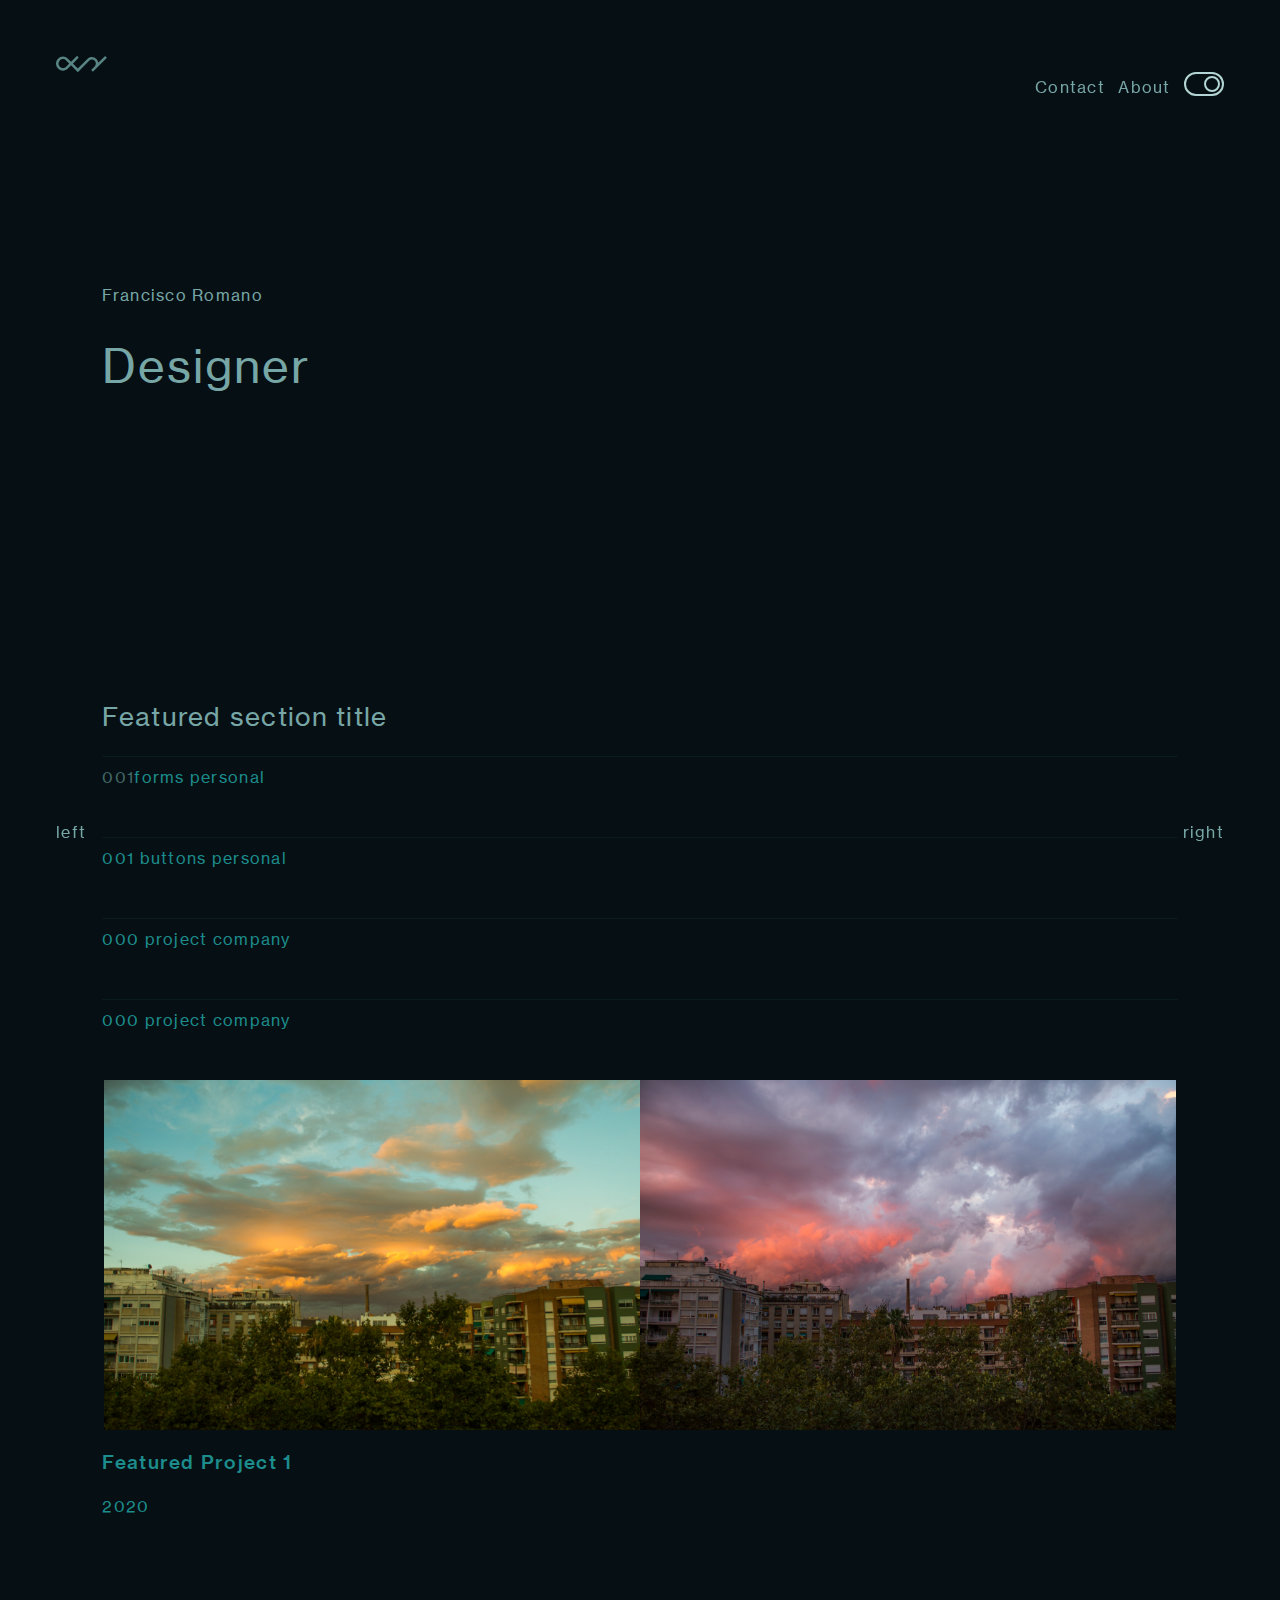
<file: index.html>
<!DOCTYPE html>
<html>
    <head>
        <title>EMDS</title>
        <link rel="stylesheet" type="text/css" href="css/style.css">
        <link rel="stylesheet" type="text/css" href="css/colors.css">
        <meta name="viewport" content="width=device-width">
    </head>

    <body id="body" class='dark-mode'>

        <div class="wrapper header-wrapper ">
            <header>
                <div class="container header-container">
                    <div class="section header-left-section">
                        <div class='logo'>
                            <svg width="88" height="24" viewBox="0 0 88 24">
                                <path d="M17.0658 7.85173C16.936 7.72176 16.936 7.51122 17.0658 7.38124L22.5769 1.86215C22.7067 1.73218 22.7067 1.52165 22.577 1.39167L21.285 0.0976944C21.1549 -0.0325602 20.9438 -0.0325654 20.8138 0.0976824L15.3039 5.61552C15.1738 5.74576 14.9628 5.74576 14.8327 5.61552L11.901 2.67967C8.91212 -0.313217 4.76439 -0.046909 2.04189 2.67966C-0.680631 5.40625 -0.680627 9.82691 2.04189 12.5535C4.7644 15.2801 8.9121 15.5464 11.901 12.5535L14.8328 9.61749C14.9628 9.48725 15.1739 9.48725 15.3039 9.61749L21.58 15.9023C21.71 16.0326 21.9211 16.0326 22.0512 15.9023L33.1169 4.8176C34.9245 3.00774 37.1569 3.27408 38.6981 4.8176C40.2393 6.36111 40.2393 8.86365 38.6981 10.4072L35.3949 13.7163C35.2651 13.8463 35.2651 14.0568 35.3949 14.1868L36.6871 15.4807C36.8171 15.6109 37.0282 15.6109 37.1582 15.4807L50.6555 1.96319C50.7858 1.83274 50.7858 1.62146 50.6555 1.49102L49.3652 0.198767C49.2347 0.0680482 49.0229 0.0680482 48.8923 0.198767L42.7774 6.32281C42.5816 6.5189 42.2393 6.40448 42.1762 6.13466C41.9118 5.00514 41.34 3.93313 40.4606 3.05247C37.946 0.534104 34.1354 0.267757 31.3544 3.05247L22.0509 12.3719C21.9209 12.5022 21.7098 12.5022 21.5797 12.372L17.0658 7.85173ZM13.0709 7.38127C13.2007 7.51125 13.2007 7.72179 13.0709 7.85177L10.1385 10.7883C8.12306 12.8064 5.5535 12.5401 3.80438 10.7884C2.05526 9.03663 2.05526 6.19652 3.80438 4.44479C5.5535 2.69306 8.12303 2.42672 10.1385 4.44479L13.0709 7.38127Z"/>
                                <!-- <path d="M26.289 11.835L36.824 1.30005M26.289 11.835L19.8022 5.34822C17.9 3.44607 15.6565 1.78778 12.0473 1.78778C6.58468 1.78778 2 6.22614 2 11.835C2 17.444 6.58468 21.8823 12.0473 21.8823C15.5589 21.8823 17.9 20.224 19.8022 18.3219L23.0456 15.0785L26.289 11.835ZM26.289 11.835L36.0924 21.6385L53.0167 4.71417C53.6995 4.03135 56.3821 1.78778 60.1864 1.78778C63.9907 1.78778 66.283 3.68993 67.3072 4.71417C69.1458 6.55274 70.2629 9.00621 70.2629 11.835C70.2629 14.6639 69.1119 17.2001 67.3072 19.0047L63.9419 22.37L85.0119 1.30005" stroke-width="3"/> -->
                            </svg>
                        </div>

                    </div>
                    <div class="section header-right-section main-menu">
                        <ul >
                            <li>Contact</li>
                            <li>About</li>
                            <li><button class="js-switch-button switch-button"></button></li>
                        </ul>    
                        
                    </div>
                </div>
            </header>
        </div>
        
        <div id='intro' class="wrapper intro-wrapper">
            <div class="container intro-container">
                <div class="section">
                    <span class='intro-section'>Francisco Romano</span>
                    <h1>Designer</h1>
                </div>
            </div>
        </div>

        <div class="wrapper main-area-wrapper">
            <div class="container main-area-container">
                <div class="section projects-section">

                    <div class="projects-section-title">
                        <h2>
                            Featured section title
                        </h2>  
                    </div>
    
                    <div>
                        <a href="forms.html" class="box project-card-box">
                            <div class="section project-card-left-section">
                                <div class="project-number">001</div>
                                forms
                                personal
                            </div>
                            <div class="section project-card-right-section">
                                <div></div>

                            </div>
                        </a>

                        <a href="project1.html" class="box project-card-box">
                            001
                            buttons
                            personal
                        </a>

                        <a href="project1.html" class="box project-card-box">
                            000
                            project
                            company
                        </a>

                        <a href="project1.html" class="box project-card-box">
                            000
                            project
                            company
                        </a>

                        <a href="project1.html">
                            <div class="featured-project-wrapper">
                                <div class="featured-project-images-group">
                                    <div class="featured-project-image-left">
                                    </div>
                                    <div class="featured-project-image-right">
                                    </div>
                                </div>
                                <h3>
                                    Featured Project 1
                                </h3>
                                <span>
                                    2020
                                </span>
                            </div>
                        </a>
                    </div> 

                </div>

            </div>
        </div>

        <div class="wrapper footer-wrapper">
            <footer>
                <div class="container footer-container">
                    <div class="section footer-left-section">
                        left
                    </div>
                    <div class="section footer-right-section">
                        right
                    </div>
                </div>
                
            </footer>
        </div>

        <script type="text/javascript">
            const switchButton = document.querySelector('.js-switch-button')
      
            switchButton.addEventListener("click", function(){
                 if(document.getElementById("body").classList[0] === 'light-mode'){
                 document.getElementById("body").classList = 'dark-mode'
                } else {
                 document.getElementById("body").classList = 'light-mode'
                }
            })
        </script>

    </body>

</html>
</file>
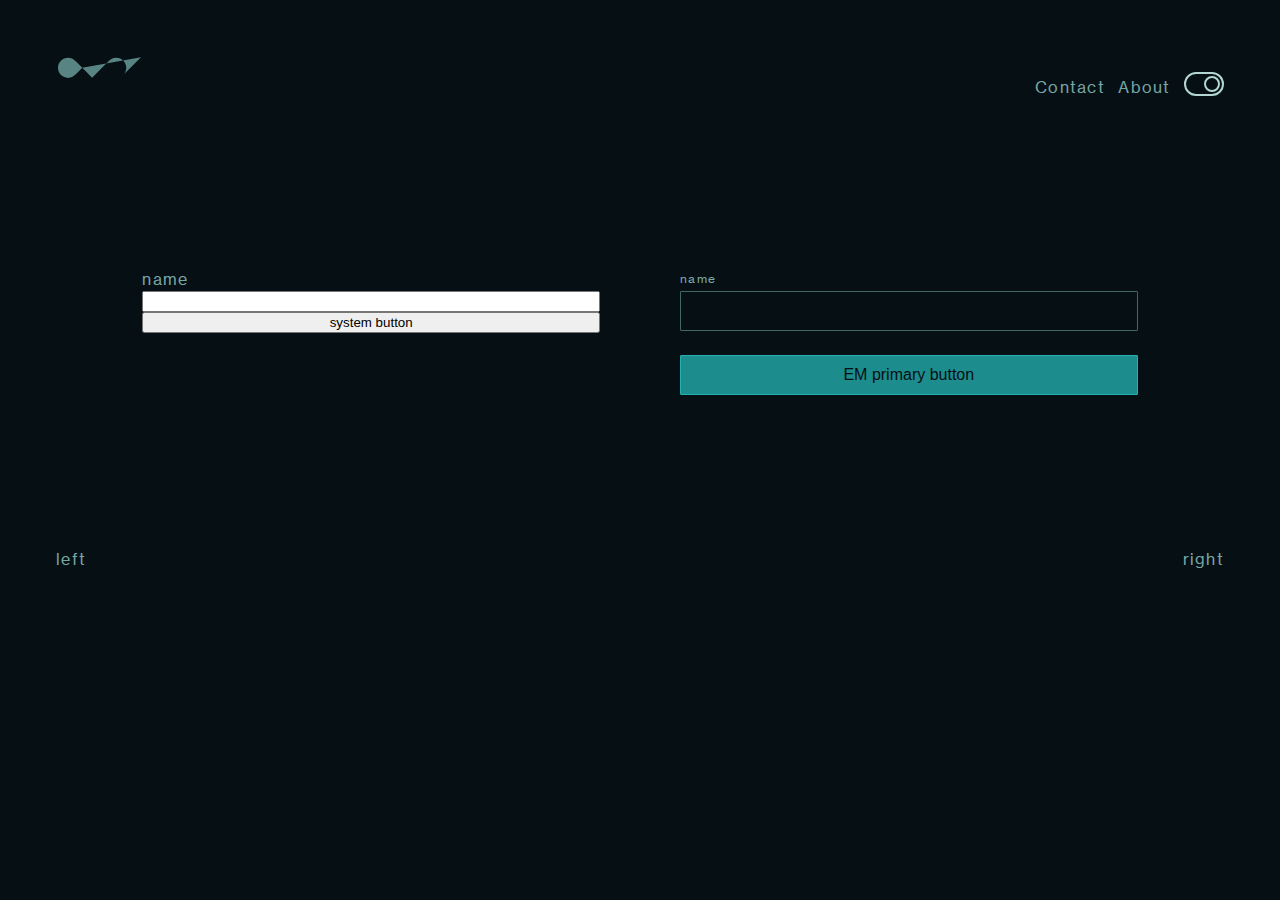
<file: forms.html>
<!DOCTYPE html>
<html>
    <head>
        <title>EMDS</title>
        <link rel="stylesheet" type="text/css" href="css/style.css">
        <link rel="stylesheet" type="text/css" href="css/colors.css">
        <meta name="viewport" content="width=device-width">
    </head>

    <body id="body" class='dark-mode'>

        <div class="wrapper header-wrapper ">
            <header>
                <div class="container header-container">
                    <a href="index.html" class="section header-left-section">
                        <div class='logo'>
                            <svg width="88" height="24" viewBox="0 0 88 24">
                                <path d="M26.289 11.835L36.824 1.30005M26.289 11.835L19.8022 5.34822C17.9 3.44607 15.6565 1.78778 12.0473 1.78778C6.58468 1.78778 2 6.22614 2 11.835C2 17.444 6.58468 21.8823 12.0473 21.8823C15.5589 21.8823 17.9 20.224 19.8022 18.3219L23.0456 15.0785L26.289 11.835ZM26.289 11.835L36.0924 21.6385L53.0167 4.71417C53.6995 4.03135 56.3821 1.78778 60.1864 1.78778C63.9907 1.78778 66.283 3.68993 67.3072 4.71417C69.1458 6.55274 70.2629 9.00621 70.2629 11.835C70.2629 14.6639 69.1119 17.2001 67.3072 19.0047L63.9419 22.37L85.0119 1.30005" stroke-width="3"/>
                            </svg>
                        </div>

                    </a>
                    <div class="section header-right-section main-menu">
                        <ul >
                            <li>Contact</li>
                            <li>About</li>
                            <li><button class="js-switch-button switch-button"></button></li>
                        </ul>    
                        
                    </div>
                </div>
            </header>
        </div>
        

        <div class="wrapper main-area-wrapper">
            <div class="container main-area-container">

                <div class="section form-section">
                    <div class="form">
                        <label for="name">name</label>
                        <input type="system input">
                        <button>system button</button>
    
                    </div>
                    <div class="form">
                        <label class="input-label" for="name">name</label>
                        <input class="input" type="text">
                        <button class="button-primary">EM primary button</button>
    
                    </div>
                </div>


            </div>
        </div>

        <div class="wrapper footer-wrapper">
            <footer>
                <div class="container footer-container">
                    <div class="section footer-left-section">
                        left
                    </div>
                    <div class="section footer-right-section">
                        right
                    </div>
                </div>
                
            </footer>
        </div>

        <script type="text/javascript">
            const switchButton = document.querySelector('.js-switch-button')
      
            switchButton.addEventListener("click", function(){
                 if(document.getElementById("body").classList[0] === 'light-mode'){
                 document.getElementById("body").classList = 'dark-mode'
                } else {
                 document.getElementById("body").classList = 'light-mode'
                }
            })
        </script>

    </body>

</html>
</file>
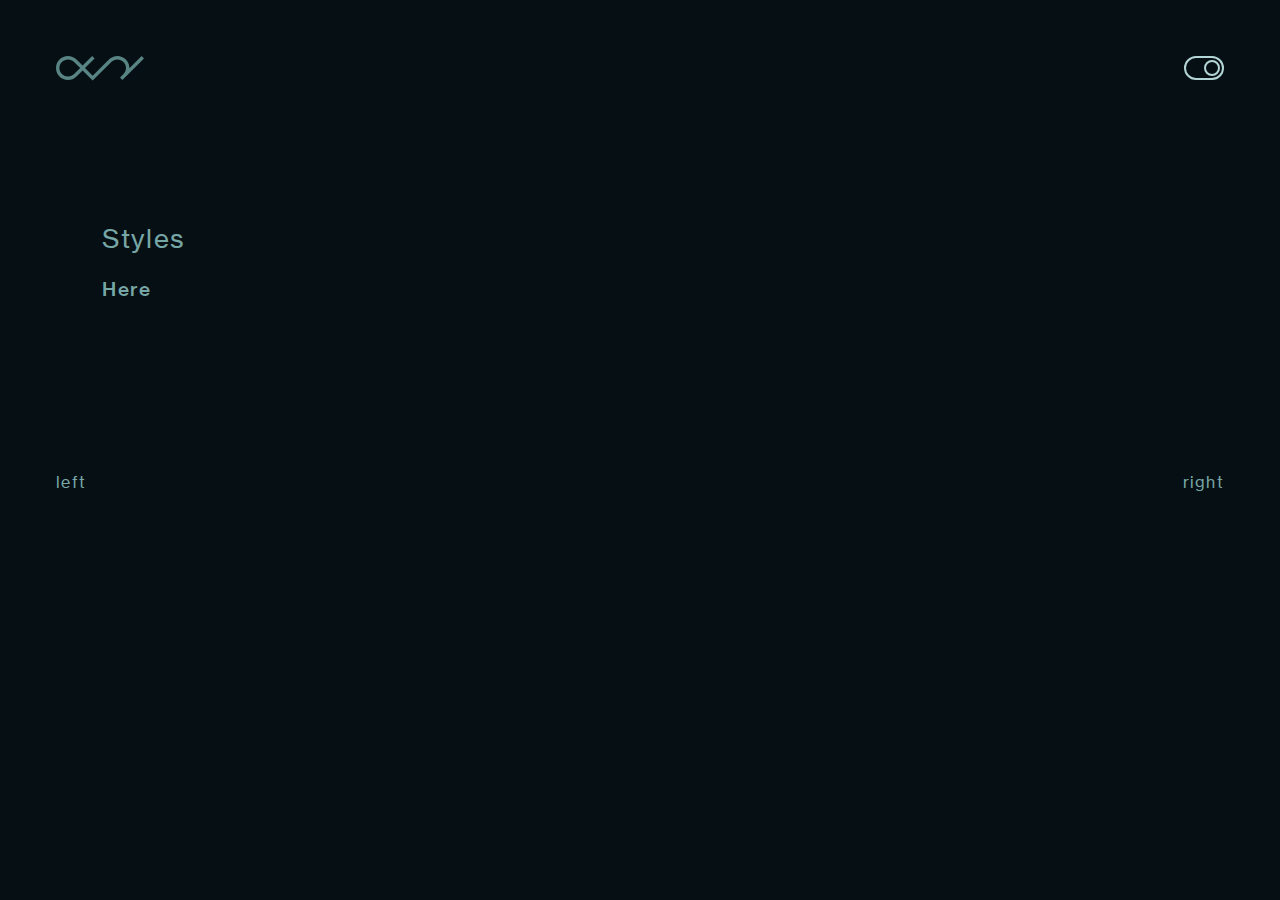
<file: project1.html>
<!DOCTYPE html>
<html>
    <head>
        <title>EMDS</title>
        <link rel="stylesheet" type="text/css" href="css/style.css">
        <link rel="stylesheet" type="text/css" href="css/colors.css">
        <meta name="viewport" content="width=device-width">
    </head>

    <body id="body" class='dark-mode'>

        <div class="header-wrapper ">
            <header>
                <div class="header-container">
                    <div class="header-left-section">
                        <a href="index.html">
                            <div class='logo'>
                                <svg width="88" height="25" viewBox="0 0 88 25">
                                    <path d="M12 0C5.37258 0 0 5.37258 0 12C0 18.6274 5.37258 24 12 24C15.0711 24 18.1422 22.8284 20.4853 20.4853L26.6 14.4L36.6572 24.4572L36.6648 24.4496L36.665 24.4498L55.319 5.91887C56.8753 4.36258 59.0252 3.4 61.4001 3.4C66.1497 3.4 70.0001 7.25035 70.0001 12C70.0001 14.3748 69.0375 16.5248 67.4812 18.0811L67.5001 18.1L64.0001 21.6L66.4001 24L88.0001 2.4L85.6001 0L73.3984 12.2017C73.4508 9.06375 72.2798 5.90916 69.8854 3.51472C65.1991 -1.17157 57.6011 -1.17157 52.9148 3.51472L36.6574 19.6574L29 12L38.6 2.4L36.2 0L26.5999 9.60014V9.59985L20.4853 3.51472C18.1422 1.17157 15.0711 0 12 0ZM24.2001 11.9998L18.0811 18.0811C16.5249 19.6374 14.3748 20.6 12 20.6C9.79907 20.6 7.59814 19.7604 5.91888 18.0811C2.56037 14.7226 2.56037 9.27739 5.91888 5.91888C7.59814 4.23962 9.79907 3.4 12 3.4C14.3748 3.4 16.5249 4.36258 18.0811 5.91887L24.1999 11.9998H24.2001Z"/>
                                </svg>
                            </div>
                        </a>


                    </div>
                    <div class="header-right-section">
                        <button class="js-switch-button switch-button"></button>
                    </div>
                </div>
            </header>
        </div>
       
        
        <div class="main-area-wrapper">
            <div>
                
                <div class="featured-section-title main-area-container">
                    <h2>
                        Styles
                    </h2>    
                </div>

                <div class="main-area-container featured-project-wrapper">
                    <h3>
                        Here
                    </h3>
                </div>
                
            </div>
        </div>
        

        <div class="footer-wrapper">
            <footer>
                <div class="footer-container">
                    <div class="footer-left-section">
                        left
                    </div>
                    <div class="footer-right-section">
                        right
                    </div>
                </div>
                
            </footer>
        </div>

        <script type="text/javascript">
            const switchButton = document.querySelector('.js-switch-button')
      
            switchButton.addEventListener("click", function(){
                 if(document.getElementById("body").classList[0] === 'light-mode'){
                 document.getElementById("body").classList = 'dark-mode'
                } else {
                 document.getElementById("body").classList = 'light-mode'
                }
            })
        </script>

    </body>

</html>
</file>
<file: css/colors.css>
:root {
    --color-emerald-base-strongest: hsla(180,50%,95%,1);
    --color-emerald-base-stronger: hsla(180,29%,77%,1);
    --color-emerald-base-strong: hsla(180,21%,56%,1);
    --color-emerald-base-regular: hsla(180,20%,43%,1);
    --color-emerald-base-light: hsla(180,22%,33%,1);
    --color-emerald-base-lighter: hsla(180,30%,22%,1);
    --color-emerald-base-lightest: hsla(180,39%,13%,1);
    --color-emerald-base-pale: hsla(180,49%,7%,1);

    --color-emerald-accent-stronger: hsla(180,62%,64%,1);
    --color-emerald-accent-strong: hsla(180,65%,42%,1);
    --color-emerald-accent-regular: hsla(180,66%,33%,1);
    --color-emerald-accent-light: hsla(180,65%,26%,1);

    --color-emerald-backstay: hsla(200,52%,5%,1);

    --color-blue-base-strongest: hsla(200,50%,5%,1);
    --color-blue-base-stronger: hsla(200,33%,19%,1);
    --color-blue-base-strong: hsla(200,23%,31%,1);
    --color-blue-base-regular: hsla(200,20%,42%,1);
    --color-blue-base-light: hsla(200,21%,53%,1);
    --color-blue-base-lighter: hsla(200,24%,66%,1);
    --color-blue-base-lightest: hsla(200,33%,82%,1);
    --color-blue-base-pale: hsla(200,42%,90%,1);

    --color-blue-accent-stronger: hsla(200,64%,17%,1);
    --color-blue-accent-strong: hsla(200,65%,28%,1);
    --color-blue-accent-regular: hsla(200,65%,38%,1);
    --color-blue-accent-light: hsla(200,64%,48%,1);

    --color-blue-backstay: hsla(200,52%,95%,1);

    /* Dark mode ---------- */

    --dm-base-strongest: var(--color-emerald-base-strongest);
    --dm-base-stronger: var(--color-emerald-base-stronger);
    --dm-base-strong: var(--color-emerald-base-strong);
    --dm-base-regular: var(--color-emerald-base-regular);
    --dm-base-light: var(--color-emerald-base-light);
    --dm-base-lighter: var(--color-emerald-base-lighter);
    --dm-base-lightest: var(--color-emerald-base-lightest);
    --dm-base-pale: var(--color-emerald-base-pale);

    --dm-accent-stronger: var(--color-emerald-accent-stronger);
    --dm-accent-strong: var(--color-emerald-accent-strong);
    --dm-accent-regular: var(--color-emerald-accent-regular);
    --dm-accent-light: var(--color-emerald-accent-light);

    --dm-backstay: var(--color-emerald-backstay);

/* Light mode ---------- */
    --lm-base-strongest: var(--color-blue-base-strongest);
    --lm-base-stronger: var(--color-blue-base-stronger);
    --lm-base-strong: var(--color-blue-base-strong);
    --lm-base-regular: var(--color-blue-base-regular);
    --lm-base-light: var(--color-blue-base-light);
    --lm-base-lighter: var(--color-blue-base-lighter);
    --lm-base-lightest: var(--color-blue-base-lightest);
    --lm-base-pale: var(--color-blue-base-pale);

    --lm-accent-stronger: var(--color-blue-accent-stronger);
    --lm-accent-strong: var(--color-blue-accent-strong);
    --lm-accent-regular: var(--color-blue-accent-regular);
    --lm-accent-light: var(--color-blue-accent-light);

    --lm-backstay: var(--color-blue-backstay);
}

/* Base Styles -------------------- */

body.light-mode {
    background-color: var(--lm-backstay);
    color: var(--lm-base-strong);
      /* background: black url(../img/texture.png); */
}

body.dark-mode {
    background-color: var(--dm-backstay);
    color: var(--dm-base-strong);
      /* background: black url(../img/texture.png); */
}


a:link {
    color: var(--dm-accent-regular);
}

a:visited {
    color: var(--dm-accent-regular);
}

a:hover {
    color: var(--dm-accent-strong);
}

a:active {
    color: var(--dm-accent-strong);
}

/* Button -------------------- */
.dark-mode
.button-primary {
    cursor: pointer;
    background-color: var(--dm-accent-regular);
    border: 1px solid var(--dm-accent-strong);
    color: var(--dm-backstay);
}
.dark-mode
.button-primary:hover {
    background-color: var(--dm-accent-strong);
    border: 1px solid var(--dm-accent-stronger);
}
.dark-mode
.button-primary:active {
    background-color: var(--dm-base-stronger);
    border: 1px solid var(--dm-accent-stronger);
}

.light-mode
.button-primary {
    cursor: pointer;
    background-color: var(--lm-accent-regular);
    border: 1px solid var(--lm-accent-strong);
    color: var(--lm-backstay);
}
.light-mode
.button-primary:hover {
    background-color: var(--lm-accent-strong);
    border: 1px solid var(--lm-accent-stronger);
}
.light-mode
.button-primary:active {
    background-color: var(--lm-base-stronger);
    border: 1px solid var(--lm-accent-stronger);
}

/* Input -------------------- */

.dark-mode
.input-label {
    color: var(--dm-base-strong);
  }

.dark-mode
.input {
    background-color: var(--dm-backstay);
    border: 1px solid var(--dm-base-light);
    color: var(--dm-base-strong);
}
.dark-mode
.input:hover {
    background-color: var(--dm-base-pale);
    border: 1px solid var(--dm-base-regular);
    color: var(--dm-base-stronger);
}
.dark-mode
.input:active {
    background-color: var(--dm-base-pale);
    border: 1px solid var(--dm-base-stronger);
    color: var(--dm-base-strongest);
}
.dark-mode
.input:focus {
    /* background-color: var(--dm-base-pale); */
    background-color: var(--dm-backstay);
    border: 1px solid var(--dm-base-stronger);
    color: var(--dm-base-strongest);
}


.light-mode
.input-label {
    color: var(--lm-base-strong);
  }

.light-mode
.input {
    background-color: var(--lm-backstay);
    border: 1px solid var(--lm-base-light);
    color: var(--lm-base-strong);
}
.light-mode
.input:hover {
    background-color: var(--lm-base-pale);
    border: 1px solid var(--lm-base-regular);
    color: var(--lm-base-stronger);
}
.light-mode
.input:active {
    background-color: var(--lm-base-pale);
    background-color: white;
    border: 1px solid var(--lm-base-stronger);
    color: var(--lm-base-strongest);
}
.light-mode
.input:focus {
    /* background-color: var(--lm-base-pale); */
    background-color: var(--lm-backstay);
    border: 1px solid var(--lm-base-stronger);
    color: var(--lm-base-strongest);
}

/* Logo ----------------- */

.dark-mode
.logo {
    fill: var(--dm-base-regular);
    stroke: none;
}
.dark-mode
.logo:hover {
    fill: var(--dm-accent-strong);
}
.dark-mode
.logo:active {
    fill: var(--dm-accent-stronger)!important;
}

.light-mode
.logo {
    fill: var(--lm-base-regular);
    stroke: none;
}
.light-mode
.logo:hover {
    fill: var(--lm-accent-strong);
}
.light-mode
.logo:active {
    fill: var(--lm-accent-stronger)!important;
}

/* Element Styles ----------------- */

.featured-project-wrapper:hover .featured-project-images-group {
    border: 2px solid var(--dm-base-stronger);
    margin-top: -2px;
    }

.switch-button { /* La bolita en lm ------- */
    appearance: none;
    /* background-color: var(--lm-base-lighter); */
    /* background-color: var(--lm-base-min); */
    background-color: transparent;
    border: 2px solid var(--lm-base-stronger);
    /* border: 0; */
    height: 24px;
    width: 40px;
    border-radius: 12px;
    position: relative;
    cursor: pointer;
}
  
.switch-button:after {
    content: '';
    /* background-color: var(--lm-base-min); */
    border: 2px solid var(--lm-base-stronger);
    height: 16px;
    width: 16px;
    display: block;
    border-radius: 10px;
    position: absolute;
    top: 2px;
    left: 2px;
    transition: .3s;
}
  
.dark-mode 
.switch-button:after { /* La bolita en dm ------- */
    transform: translateX(16px);
    /* background-color: var(--dm-base-min); */
    border: 2px solid var(--dm-base-stronger);
}
  
.dark-mode 
.switch-button {
    /* background-color: var(--dm-base-min); */
    /* background-color: var(--dm-base-min); */
    border: 2px solid var(--dm-base-stronger);
}
</file>
<file: css/style.css>
:root {
/* FOUNDATIONS  -------------------- */

/* Spacing  -------------------- */
  --space-xs: .5rem;
  --space-s: 1rem;
  --space-m: 1.5rem;
  --space-l: 2.5rem;
  --space-xl: 3.5rem;

/* Type scale  -------------------- */
  --font-size-xxs: .625rem;
  --line-height-xxs: .875rem;

  --font-size-xs: .75rem;
  --line-height-xs: 1rem;

  --font-size-s: .875rem;
  --line-height-s: 1.125rem;

  --font-size-m: 1rem;
  --line-height-m: 1.5rem;

  --font-size-l: 1.25rem;
  --line-height-l: 1.875rem;

  --font-size-xl: 1.625rem;
  --line-height-xl: 2.25rem;

  --font-size-xxl: 2.125rem;
  --line-height-xxl: 2.75rem;

  --font-size-d1: 2.875rem;
  --line-height-d1: 3.5rem;

  --font-size-d2: 4rem;
  --line-height-d2: 4.5rem;
}

/* Base Styles -------------------- */
*, *:before, *:after {
  box-sizing: border-box;
}

@font-face {
  font-family: 'Neue Haas Grotesk TX Pro';
  src: url('../fonts/NHaasGroteskTXPro-55Rg.woff2') format('woff2'),
      url('../fonts/NHaasGroteskTXPro-55Rg.woff') format('woff');
  font-weight: normal;
  font-style: normal;
}

@font-face {
  font-family: 'Neue Haas Grotesk TX Pro';
  src: url('../fonts/NHaasGroteskTXPro-65Md.woff2') format('woff2'),
      url('../fonts/NHaasGroteskTXPro-65Md.woff') format('woff');
  font-weight: bold;
  font-style: normal;
}

/* @font-face {
  font-family: 'Neue Haas Grotesk TX Pro';
  src: url('../fonts/NeueHaasGroteskTextBold-3.woff2') format('woff2'),
      url('../fonts/NeueHaasGroteskTextBold-3.woff') format('woff');
  font-weight: bolder;
  font-style: normal;
} */

body {
  margin: 0;
  font-family: 'Neue Haas Grotesk TX Pro', serif;
  font-size: var(--font-size-m);
  line-height: var(--line-height-m);
  letter-spacing: .08rem;
  font-weight: normal;
}

h1 {
  font-family: 'Neue Haas Grotesk TX Pro', serif;
  font-size: var(--font-size-d1);
  line-height: var(--line-height-d1);
  letter-spacing: .125rem;
  font-weight: normal;
}

h2 {
  font-family: 'Neue Haas Grotesk TX Pro', serif;
  font-size: var(--font-size-xl);
  line-height: var(--line-height-xl);
  /* letter-spacing: .125rem; */
  font-weight: normal;
}

img {
  max-width: 100%;
  /* max-height: 100%; */
}

/* Pseudo-classes ------------------ */

a:link {
  text-decoration: none;
}

a:visited {
  text-decoration: none;
}

a:hover {
  text-decoration: none;
  /* text-decoration: underline; */
}

a:active {
  text-decoration: none;
}

button:focus {
  outline: none;
  box-shadow: none;
}

.logo:hover{
  cursor: pointer;
}

/* Main Styles / Components ----------------- */

.link {
  text-decoration: none; 
}

/* .container {
  margin-left: auto;
  margin-right: auto;
} */

.button-primary {
  padding: var(--space-xs) var(--space-s);
  border-radius: 1px;
  min-height: var(--space-l);
  font-size: var(--font-size-m);
}
.button-primary:hover {

}

.input {
  margin-bottom: var(--space-m);
  border-radius: 1px;
  min-height: var(--space-l);
  font-size: var(--font-size-m);
  padding: 0 var(--space-xs) ;
  letter-spacing: .08rem;
}
.input:hover {
  cursor: pointer;
}
.input:focus {
  outline-color: transparent;
  outline-style: none;
}
.input:active {
  outline-color: transparent;
  outline-style: none;
}
.input-label {
  font-size: var(--font-size-xs);
}

.form {
  width: 50%;
  padding: var(--space-l) var(--space-l);
  display: flex;
  flex-direction: column;
}

/* show-me-borders ----------------- */

/* .wrapper {
  border: 1px solid orange;
}
.container {
  border: 1px solid blue;
}
.section {
  border: 1px solid greenyellow;
}
.box {
  border: 1px solid salmon;
} */

/* ----------- Header Styles ------------------------------------------------------ */

.header-wrapper {
  position: sticky;
  top: 0px;
  margin: 0px;
  padding: var(--space-s) var(--space-s);
}
.header-container {
  display: flex;
  justify-content: space-between;
}
.header-left-section {
}

.header-right-section {
}
.main-menu li {
  display: inline-block;
  padding-left: var(--space-xs);
}

/* ----------- Intro Styles ------------------------------------------------------ */

.intro-wrapper{
  min-height: calc(50vh);
  /* min-height: calc(100vh - 240px); */
  /* padding: var(--space-s) var(--space-s); */
  /* background: black url(../img/saturn.png) no-repeat center;
  background-size: cover; */
 
}
.intro-container {
  margin-top: var(--space-xl);
}
.intro-section {
  font-size: var(--font-size-m);
  font-weight: normal;
}

/* ----------- Main Section Styles ------------------------------------------------------ */

.main-area-wrapper {
  padding: var(--space-s) var(--space-s);
}
.main-area-container {

}
.projects-section {

}
.projects-section-title {

}






/* ----------- Project cards ------------------------------------------------------ */

.project-card-box {
  /* cursor: pointer; */
  display: flex;
  justify-content: space-between;
  padding-bottom: var(--space-m);
  padding-top: var(--space-xs);
  margin-bottom: var(--space-m);
  border-top: 1px solid var(--dm-base-pale);

}
.project-card-left-section {
  display: flex;
  width: 50%;


}
.project-number {
  color: var(--dm-base-light);
}
.project-number:hover {
  color: var(--dm-base-regular);
}
.project-card-right-section {
  width: 50%;

}


.featured-project-wrapper {
  margin-bottom: var(--space-m);
  margin-bottom: var(--space-xl);
}
.featured-project-images-group {
  border: 2px solid transparent;
  display: block;
}


/* Floated Columns images ------------------ */

.featured-project-image-left {
  float: left;
  height: 350px;
  background: url('../img/featured-project1-left.jpg') no-repeat center;
  background-size: cover;
}

.featured-project-image-right {
  float: right;
  height: 350px;
  background: url('../img/featured-project1-right.jpg') no-repeat center;
  background-size: cover;
}

.featured-project-image-left,
.featured-project-image-right {
  float: none;
  width: 100%;
}

/* Float Clearfix ------------------ */

.featured-project-images-group:after {
  content: "";
  display: table;
  clear: both;
}

.project1-image {
  height: 240px;
  width: 100%;
  background: url('../img/project-1.jpg') no-repeat center;
  background-size: cover;
}

.project2-image {
  height: 240px;
  width: 100%;
  background: url('../img/project-2.jpg') no-repeat center;
  background-size: cover;
}

.project3-image {
  height: 240px;
  width: 100%;
  background: url('../img/project-3.jpg') no-repeat center;
  background-size: cover;
}

.project4-image {
  height: 240px;
  width: 100%;
  background: url('../img/project-4.jpg') no-repeat center;
  background-size: cover;
}



/* ----------- Form Styles ------------------------------------------------------ */

.form-section {
  display: flex;
}



/* ----------- Footer Styles ------------------------------------------------------ */

.footer-wrapper {
  position: sticky;
  bottom: 0px;
  margin: 0px;
  padding: var(--space-s) var(--space-s);
  /* border: 1px solid green; */
}

.footer-container {
  display: flex;
  justify-content: space-between;

}

.footer-left-section {

}

.footer-right-section {

}












/* Media Queries -------------------- */

@media (max-width: 600px) {

  .header-wrapper,
  .intro-wrapper,
  .main-area-wrapper,
  .footer-wrapper {
    padding: var(--space-m) 8%;
    /* padding: var(--space-m) var(--space-m); */
  }

}

@media (min-width: 600px) {

  .header-wrapper,
  .footer-wrapper {
    padding: var(--space-l) var(--space-l);
    /* padding: var(--space-m) var(--space-m); */
  }

  .intro-wrapper,
  .main-area-wrapper {
    padding: var(--space-l) 8%;
    /* padding: var(--space-m) var(--space-m); */
  }

  .featured-project-images-group {
    width: 100%;
    border-top: none;
  }

  .featured-project-image-left,
  .featured-project-image-right {
    float: right;
    width: 50%;
  }

}

@media (min-width: 1024px) {

  .header-wrapper,
  .footer-wrapper {
    padding: var(--space-xl) var(--space-xl);

  }

  .intro-wrapper,
  .main-area-wrapper {
    padding: var(--space-xl) 8%;
    /* padding: var(--space-l) var(--space-l); */
  }

}

@media (min-width: 1400px) {

  .header-wrapper,
  .footer-wrapper {
    padding: var(--space-xl) var(--space-xl);

  }

  .intro-wrapper,
  .main-area-wrapper {
    padding: var(--space-xl) 8%;
    /* padding: var(--space-xl) var(--space-xl); */
    /* width: 1200px;
    margin: 0 auto; */
  }

}
</file>
